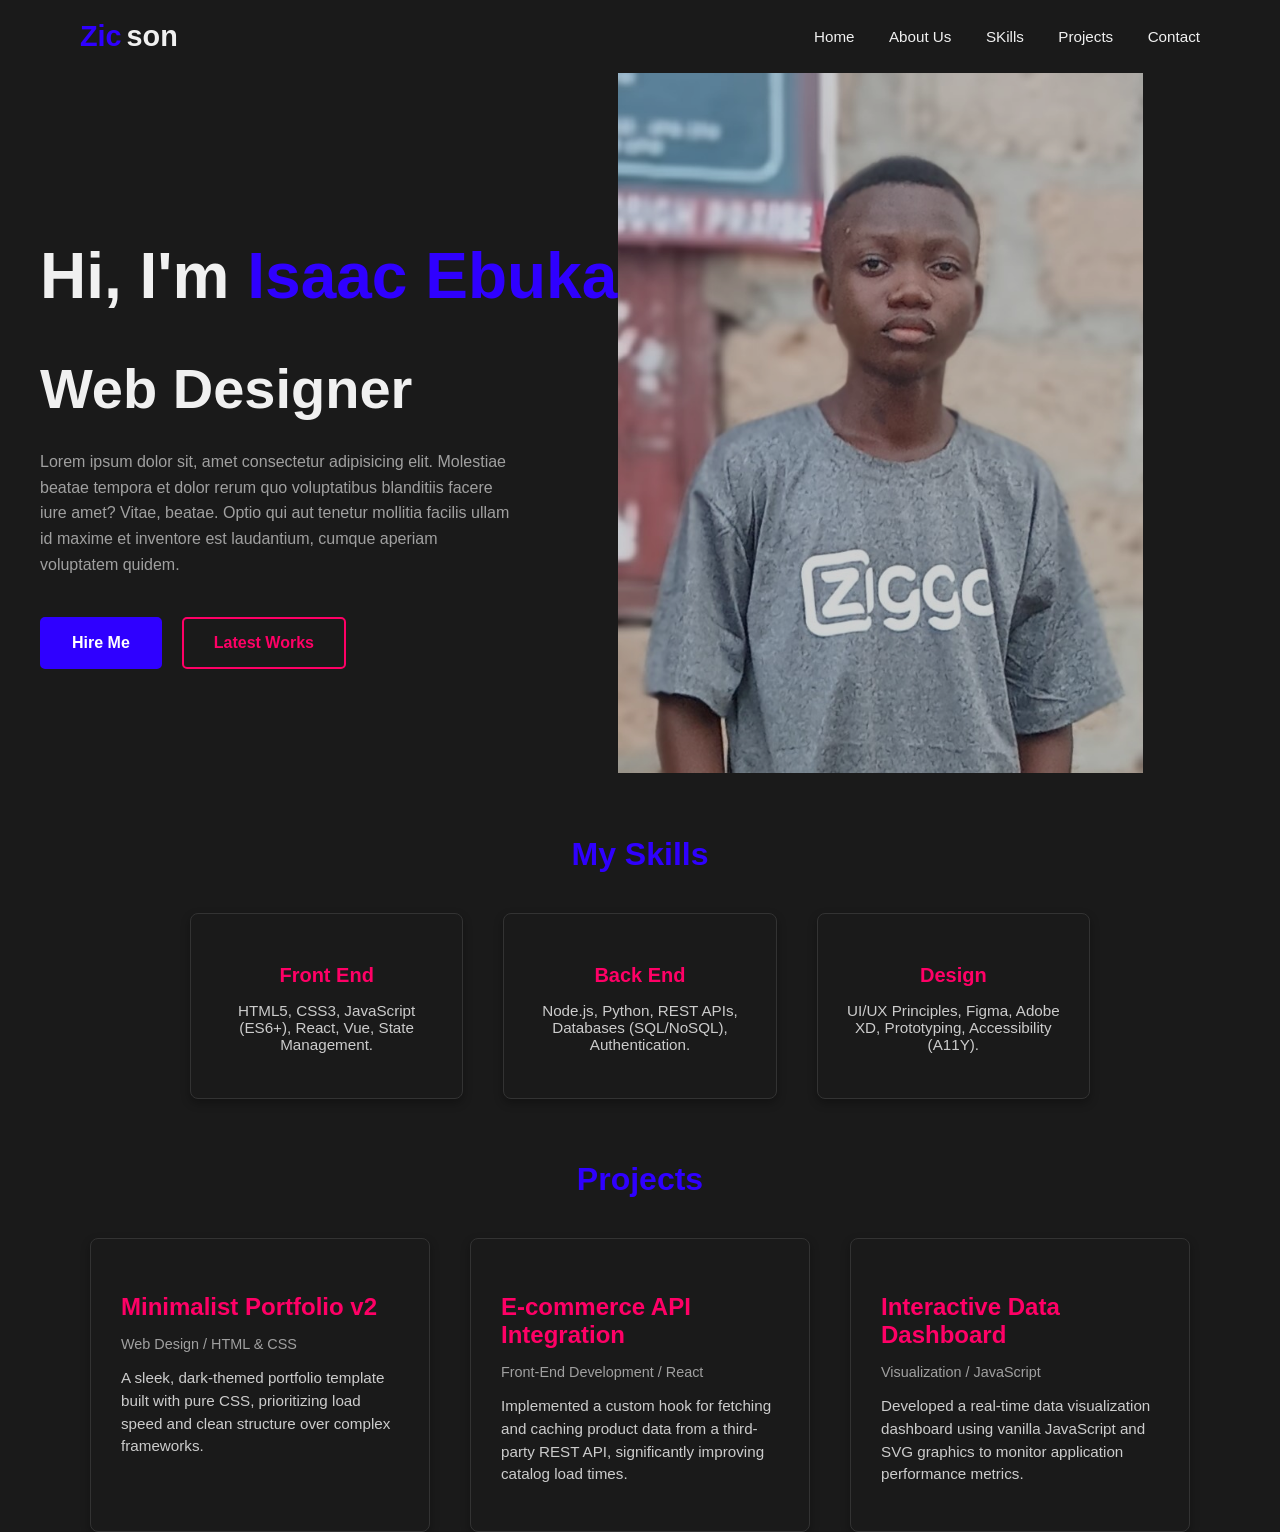
<file: index.html>
<!DOCTYPE html>
<html lang="en">
<head>
    <meta charset="UTF-8">
    <meta name="viewport" content="width=device-width, initial-scale=1.0">
    <title>Isaac Ebuka - Web Designer</title>
    
    <style>
        /* --- Base Styles --- */
        body {
            font-family: Arial, sans-serif;
            margin: 0;
            padding: 0;
            background-color: #1a1a1a;
          width: 1200px; 
            margin: 0 auto;
            min-height: 100vh; 
            position: relative; 
        }


        /* --- Header ad Nav*/
        .head {
            display: flex;
            justify-content: space-between;
            align-items: center;
            padding: 20px 40px;
        }
        .brand {
            font-size: 1.8rem;
            font-weight: bold;
            color: #f0f0f0; 
            text-decoration: none;
            display: flex;
            align-items: center;
        }
        .brand span {
            color: #2f00ff; 
            margin-right: 5px;
        }
        .menu a {
            color: #f0f0f0;
            text-decoration: none;
            margin-left: 30px;
            font-size: 0.95rem;
            padding-bottom: 2px;
            border-bottom: 1px solid transparent; 
        }
        .menu a:hover {
            color: #ff0066;
            border: #ff0066;
        }

        /* --- Hero Section --- */
        .hero {
            position: relative;
            height: 700px; 
            display: flex;
            align-items: center; 
        }

        .hero-photo {
            position: absolute;
            top: 0;
            right: 0;
            width: 60%; 
            height: 100%;
            background-image: url('./IMG_20251103_17531.jpg'); 
            background-size: contain;
            background-position: center;
            background-repeat: no-repeat;
            opacity: 0.8; 
        }
        
        .hero-content {
            position: relative; 
            z-index: 1;
            width: 50%;
        }

        .greet {
            font-size: 4rem;
            font-weight: bold;
            line-height: 1.1;
            margin-bottom: 10px;
            color: #f0f0f0;
        }
        .greet span {
            color: #2f00ff;
        }
        .tag {
            font-size: 3.5rem;
            font-weight: bold;
            line-height: 1.1;
            margin-bottom: 30px;
            color: #f0f0f0;
        }
        .text {
            width: 80%; 
            font-size: 1rem;
            line-height: 1.6;
            color: #a0a0a0; 
            margin-bottom: 40px;
        }

        /* Buttons */
        .group {
            display: flex;
            gap: 20px;
        }
        .button {
            display: inline-block;
            padding: 15px 30px;
            text-decoration: none;
            border-radius: 5px;
            font-weight: bold;
            font-size: 1rem;
            transition: background-color 0.3s, color 0.3s, border-color 0.3s, transform 0.3s;
            cursor: pointer;
        }
        .button:hover {
            transform: translateY(-3px);
        }
        .fill {
            background-color: #2f00ff;
            color: #fff;
            border: 2px solid #2f00ff;
        }
        .fill:hover {
            background-color: #ff0066; 
        }
        .line {
            background-color: transparent;
            color: #ff0066; 
            border: 2px solid #ff0066;
        }
        .line:hover {
            background-color: #ff0066; 
            color: #fff;
        }


         /* --- Skills  --- */
        .skillgrid {
            display: grid;
            grid-template-columns: repeat(3, 1fr);
            gap: 40px;
            max-width: 900px;
            margin: 0 auto;
            text-align: center;
        }
        .scard {
            background-color: #1a1a1a;
            border-radius: 8px;
            padding: 30px 20px;
            border: 1px solid #333;
            box-shadow: 0 4px 10px rgba(0, 0, 0, 0.3);
            transition: border-color 0.3s;
        }
        .scard:hover {
            border-color: #ff0066;
        }
        .shead {
            font-size: 1.25rem;
            font-weight: bold;
            color: #ff0066;
            margin-bottom: 10px;
        }
        .sdetail {
            font-size: 0.95rem;
            color: #ccc;
        }
        .title {
            text-align: center;
            font-size: 2rem;
            font-weight: bold;
            color: #2f00ff;
            margin-bottom: 40px;
        }

         /* --- Projects  --- */
        .grid {
            display: grid;
            grid-template-columns: repeat(3, 1fr);  
            gap: 40px;
            max-width: 1100px;
            margin: 0 auto;
        }
        .item {
            background-color: #1a1a1a;
            border-radius: 8px;
            padding: 30px;
            border: 1px solid #333;
            box-shadow: 0 4px 10px rgba(0, 0, 0, 0.3);
            transition: transform 0.3s;
        }
        .item:hover {
            transform: translateY(-5px);
            border-color: #ff0066;

        }
        .name {
            font-size: 1.5rem;
            font-weight: bold;
            color: #ff0066;
            margin-bottom: 10px;
        }
        .meta {
            color: #a0a0a0;
            font-size: 0.9rem;
            margin-bottom: 15px;
        }
        .detail {
            font-size: 0.95rem;
            line-height: 1.5;
            color: #ccc;
        }

      



@media (max-width: 768px) {
   
    body {
        width: 100%; 
        min-width: 320px;
    }

    /* Header and Navigation */
    .head {
        flex-direction: column; 
        padding: 15px 0;
    }

    .brand {
        font-size: 1.5rem; 
    }

    .menu {
        margin-top: 10px;
        text-align: center;
    }

    .menu a {
        margin: 0 8px; 
        font-size: 0.85rem;
    }

    /* Hero Section*/
    .hero {
        flex-direction: column;
        height: auto; 
        padding-top: 30px;
        padding-bottom: 30px;
        align-items: center;
    }

    .hero-photo {
        position: static; /
        width: 80%; 
        height: 250px; 
        order: -1; 
        margin-bottom: 20px;
    }

    .hero-content {
        width: 100%; 
        text-align: center;
    }

    .greet {
        font-size: 2.2rem; 
        line-height: 1.2;
    }

    .tag {
        font-size: 1.8rem; 
        line-height: 1.2;
        margin-bottom: 20px;
    }

    .text {
        width: 95%; 
        margin: 0 auto 30px auto;
        font-size: 0.9rem;
    }

    /* Buttons */
    .group {
        justify-content: center;
        gap: 15px;
    }
    
    .button {
        padding: 10px 20px;
        font-size: 0.9rem;
    }

    /* Section Titles */
    .title {
        font-size: 1.5rem;
        margin-bottom: 30px;
    }

    /* Skills and Projects Grids  */
    .skillgrid, 
    .grid {
        grid-template-columns: 1fr;
        gap: 15px;
        max-width: 95%; 
        margin: 0 auto;
    }

    .scard, 
    .item {
        padding: 20px;
    }

    .shead, .name {
        font-size: 1.1rem;
    }
}


    </style>
</head>
<body>


        <header class="head">
            <a href="#" class="brand"><span>Zic</span>son</a>
            <nav class="menu">
                <a href="#">Home</a>
                <a href="#">About Us</a>
                <a href="#">SKills</a>
                <a href="#">Projects</a>
                <a href="#">Contact</a>
            </nav>
        </header>

        <!-- Hero Section -->
         <section class="hero">
           <div class="hero-photo"></div>

            <div class="hero-content">
                <p class="greet">Hi, I'm <span class="accent">Isaac Ebuka</span></p>
                <h1 class="tag">Web Designer</h1>
                <p class="text">
            Lorem ipsum dolor sit, amet consectetur adipisicing elit. Molestiae beatae tempora et dolor rerum quo voluptatibus blanditiis facere iure amet? Vitae, beatae. Optio qui aut tenetur mollitia facilis ullam id maxime et inventore est laudantium, cumque aperiam voluptatem quidem.                </p>
                <div class="group">
                    <a href="#" class="button fill">Hire Me</a>
                    <a href="#" class="button line">Latest Works</a>
                </div>
            </div>
        </section>
        <br><br>


         <section class="section" id="skills">
            <h2 class="title">My Skills</h2>
            <div class="skillgrid">
                <div class="scard">
                    <h3 class="shead">Front End</h3>
                    <p class="sdetail">HTML5, CSS3, JavaScript (ES6+), React, Vue, State Management.</p>
                </div>
                <div class="scard">
                    <h3 class="shead">Back End</h3>
                    <p class="sdetail">Node.js, Python, REST APIs, Databases (SQL/NoSQL), Authentication.</p>
                </div>
                <div class="scard">
                    <h3 class="shead">Design</h3>
                    <p class="sdetail">UI/UX Principles, Figma, Adobe XD, Prototyping, Accessibility (A11Y).</p>
                </div>
            </div>
        </section>
        <br><br>


          <!-- Projects  -->
        <section class="section" id="projects">
            <h2 class="title">Projects</h2>
            <div class="grid">
                <div class="item">
                    <h3 class="name">Minimalist Portfolio v2</h3>
                    <p class="meta">Web Design / HTML & CSS</p>
                    <p class="detail">A sleek, dark-themed portfolio template built with pure CSS, prioritizing load speed and clean structure over complex frameworks.</p>
                </div>
                <div class="item">
                    <h3 class="name">E-commerce API Integration</h3>
                    <p class="meta">Front-End Development / React</p>
                    <p class="detail">Implemented a custom hook for fetching and caching product data from a third-party REST API, significantly improving catalog load times.</p>
                </div>
                <div class="item">
                    <h3 class="name">Interactive Data Dashboard</h3>
                    <p class="meta">Visualization / JavaScript</p>
                    <p class="detail">Developed a real-time data visualization dashboard using vanilla JavaScript and SVG graphics to monitor application performance metrics.</p>
                </div>
            </div>
        </section>


       
</body>
</html>
</file>
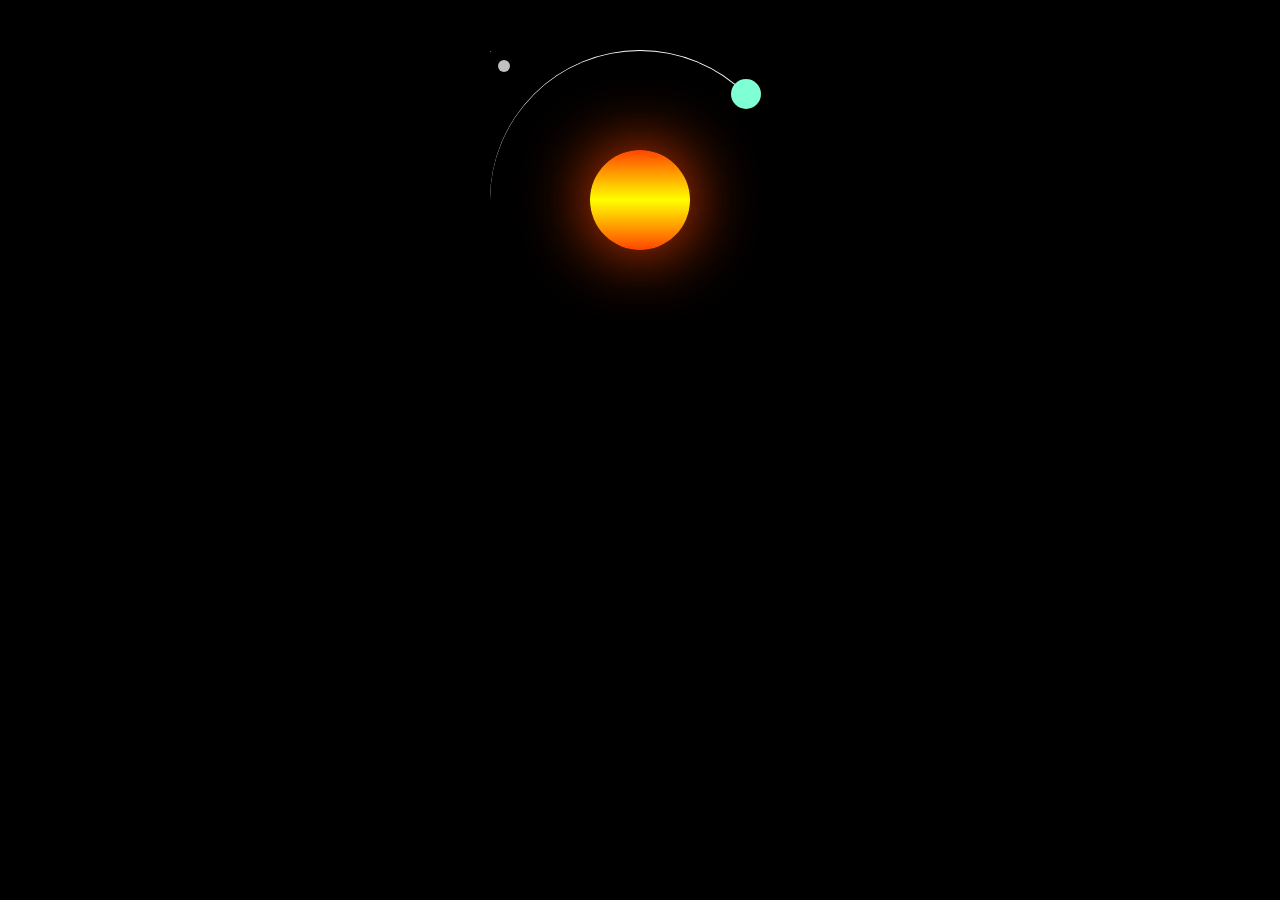
<file: Lesson/class2.html>
<!DOCTYPE html>
<html lang="en">
<head>
    <meta charset="UTF-8">
    <meta name="viewport" content="width=device-width, initial-scale=1.0">
    <title>Document</title>
    <link rel="stylesheet" href="class2.css">
</head>
<body>
    <div class="container">
        <div class="son"></div>
        <div class="earth">
            <div class="moon"></div>
        </div>
        

    </div>
</body>
</html>
</file>
<file: Lesson/class2.css>
*{
    margin: 0;
    padding: 0;
    box-sizing: border-box;
    font-family: sans-serif;
    text-decoration: none;
    list-style: none;
}

body {
    background: #000000;
    align-items: center;
    display: flex;
    justify-content: center;
    width: 100%;
    height: 100%;
}


.container {
    font-size: 10px;
    width: 40em;
    height: 40em;
    position: relative;
    
}

.son {
    position: absolute;
    top: 15em;
    left: 15em;
    width: 10em;
    height: 10em;
    border-radius: 50%;
    background: linear-gradient(0deg,orangered, yellow, orangered);
    box-shadow: 0 0 7em orangered;

}

.earth,
.moon {
    position: absolute;
    border-style: solid;
    border-color: white transparent transparent transparent;
    border-width: 0.1em 0.1em 0 0;
    border-radius: 50%;
}

.earth {
    top: 5em;
    left: 5em;
    width: 30em;
    height: 30em;
    animation: orbit 36.5s linear infinite;
}

.mooon {
    top: 0;
    height: 0;
    width: 8em;
    height: 8em;
    animation: orbit 4s linear infinite;
}

.earth::before,
.moon::before {
    content: "";
    position: absolute;
    border-radius: 50%;

}

.earth::before {
    top: 2.8em;
    right: 2.8em;
    width: 3em;
    height: 3em;
    background-color: aquamarine;

}

.moon::before {
    top: 0.8em;
    left: 0.8em;
    width: 1.2em;
    height: 1.2em;
    background-color: silver;
}

@keyframes orbit {
    to {
        transform: rotate(360deg);
    }
}
</file>
